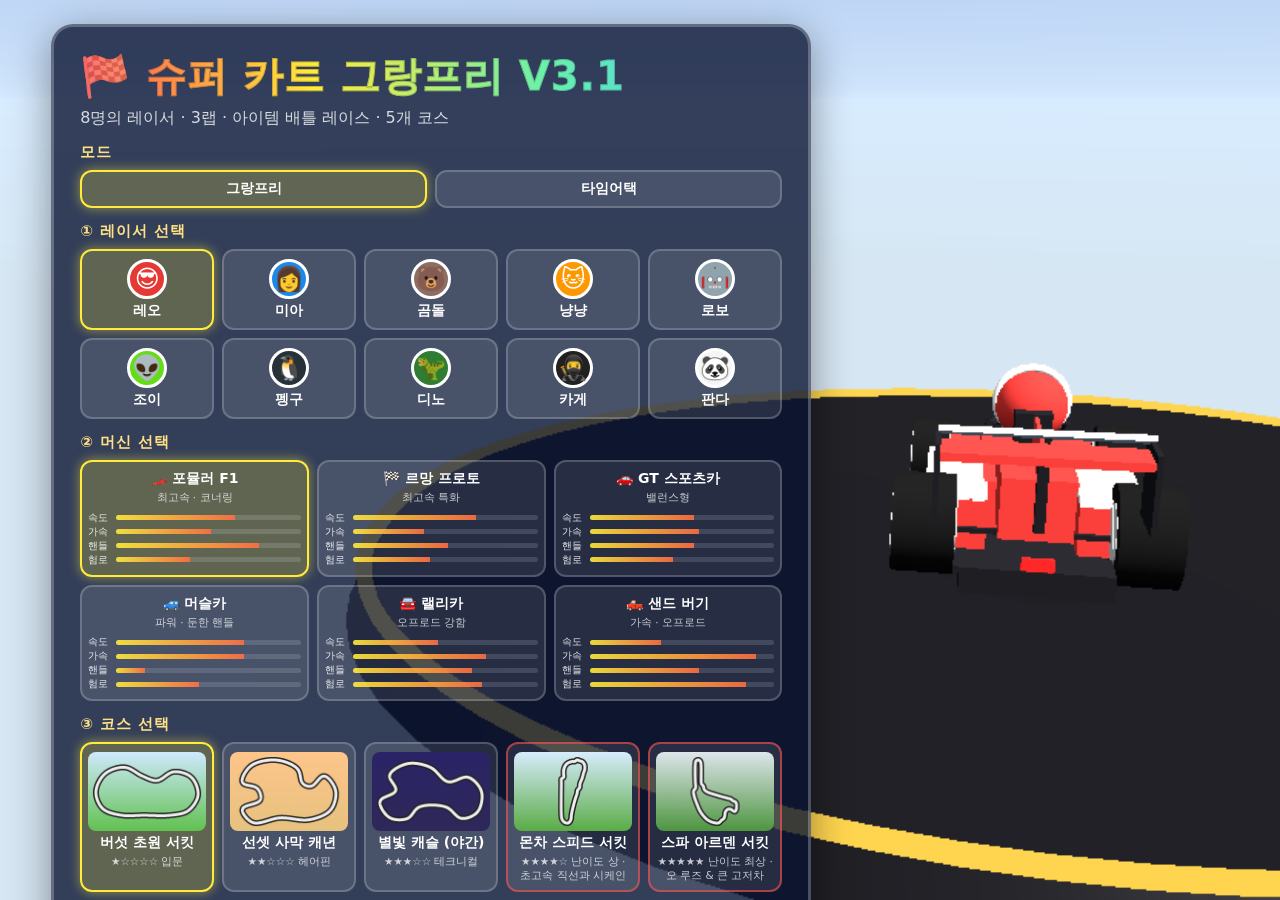
<file: kart-racing-v3/index.html>
<!DOCTYPE html>
<html lang="ko">
<head>
<meta charset="utf-8">
<meta name="viewport" content="width=device-width, initial-scale=1">
<title>슈퍼 카트 그랑프리 V3.1</title>
<link rel="stylesheet" href="style.css?v=3.1">
</head>
<body>
<div id="menu">
  <div class="panel">
    <h1>🏁 슈퍼 카트 그랑프리 V3.1</h1>
    <div class="sub" id="modeDescription"></div>
    <h3>모드</h3><div id="modes" class="grid" aria-label="게임 모드"></div><div id="menuRecord" class="hidden"></div>
    <h3>① 레이서 선택</h3><div id="chars" class="grid"></div>
    <h3>② 머신 선택</h3><div id="vehs" class="grid"></div>
    <h3>③ 코스 선택</h3><div id="tracks" class="grid"></div>
    <h3>④ 클래스</h3><div id="ccs" class="grid"></div>
    <div class="opts"><button id="optBgm" class="opt"></button><button id="optSnd" class="opt"></button><button id="optHq" class="opt"></button><button id="optGhost" class="opt hidden" aria-pressed="true"></button></div>
    <div id="gpuWarn" class="warn hidden">⚠ 브라우저의 <b>하드웨어 가속</b>이 꺼져 있어 그래픽카드를 쓰지 못하고 있습니다 (매우 느려짐).<br>크롬/엣지 설정 → 시스템 → <b>“가능한 경우 그래픽 가속 사용”</b>을 켜고 브라우저를 재시작하세요.</div>
    <div id="gpuInfo" class="gpuinfo"></div>
    <button id="startBtn" class="btn">레이스 시작! (Enter)</button>
    <div class="controls">
      <table>
        <tr><td><kbd>↑</kbd><kbd>W</kbd><kbd>X</kbd></td><td>가속 (A 버튼)</td><td><kbd>↓</kbd><kbd>S</kbd><kbd>Z</kbd></td><td>브레이크 / 후진 (B)</td></tr>
        <tr><td><kbd>←</kbd><kbd>→</kbd><kbd>A</kbd><kbd>D</kbd></td><td>핸들</td><td><kbd>Space</kbd><kbd>Shift</kbd></td><td>점프 · 드리프트 (R)</td></tr>
        <tr><td><kbd>E</kbd><kbd>Q</kbd><kbd>F</kbd></td><td>아이템 사용 (L)</td><td><kbd>↓</kbd>+<kbd>E</kbd></td><td>등껍질 뒤로 던지기</td></tr>
        <tr><td><kbd>C</kbd></td><td>뒤돌아보기</td><td><kbd>Esc</kbd> / <kbd>B</kbd> / <kbd>M</kbd></td><td>일시정지 / BGM / 효과음</td></tr>
      </table>
      <div class="tip">💡 <b>드리프트</b>: 커브에서 방향키를 누른 채 점프 키를 꾹 → 불꽃이 <span style="color:#40c4ff">파랑</span>→<span style="color:#ff9100">주황</span>→<span style="color:#e040fb">보라</span>로 바뀔 때 떼면 미니 터보!<br>
      🚀 <b>로켓 스타트</b>: 카운트다운 “2”가 나올 때 가속 키를 누르고 유지 · 🎮 게임패드 지원 (A 가속, B 브레이크, RB 드리프트, LB 아이템)</div>
    </div>
  </div>
</div>

<div id="loading" class="hidden"><div>🏁 코스 준비 중...</div></div>
<div id="speedLines" aria-hidden="true"></div>
<div id="bootError" class="hidden" role="alert"></div>
<div id="hud" class="hidden">
  <div id="topL"><div id="lap">LAP 1/3</div><div id="time">0:00.000</div><div id="lapClock"></div><div id="lapCompare"></div><div id="sectorCompare"></div></div>
  <div id="itemBox"><div id="itemIcon"></div></div>
  <canvas id="minimap" width="190" height="190"></canvas>
  <div id="speedWrap"><span id="speed">0</span><small>km/h</small></div>
  <div id="posWrap"><span id="pos">1</span><span id="posSuf">위</span></div>
  <div id="center"></div>
  <div id="banner"></div>
  <div id="wrong">⚠ 역주행!</div>
  <div id="fps"></div><div id="frameLatency"></div>
  <div id="hint">Esc 일시정지 · C 뒤돌아보기 · B BGM · M 효과음</div>
</div>

<div id="pause" class="overlay hidden"><div class="panel">
  <h1 style="font-size:34px">일시정지</h1>
  <p id="pauseReason" role="status"></p>
  <button id="resumeBtn" class="btn">계속하기</button>
  <button id="pauseQuality" class="opt" aria-pressed="false">주행 그래픽</button>
  <div class="row2"><button id="restartBtn" class="btn alt">다시 시작</button><button id="quitBtn" class="btn alt">메뉴로</button></div>
</div></div>

<div id="results" class="overlay hidden"><div class="panel">
  <h1 id="resTitle" style="font-size:40px">결과</h1>
  <table id="resTable"></table>
  <div id="resBest" style="margin-top:8px;opacity:.85"></div>
  <div class="note" id="resNote">* 표시는 아직 완주하지 않은 레이서의 예상 기록</div>
  <div class="row2"><button id="retryBtn" class="btn">다시 하기</button><button id="menuBtn" class="btn alt">메뉴로</button></div>
</div></div>

<script defer src="three.min.js"></script>
<script defer src="race-v3.js?v=3.1"></script>
<script defer src="effects-v3.js"></script>
<script defer src="trial-v3.js?v=3.1"></script>
<script defer src="game.js?v=3.1.1"></script>
</body>
</html>
</file>
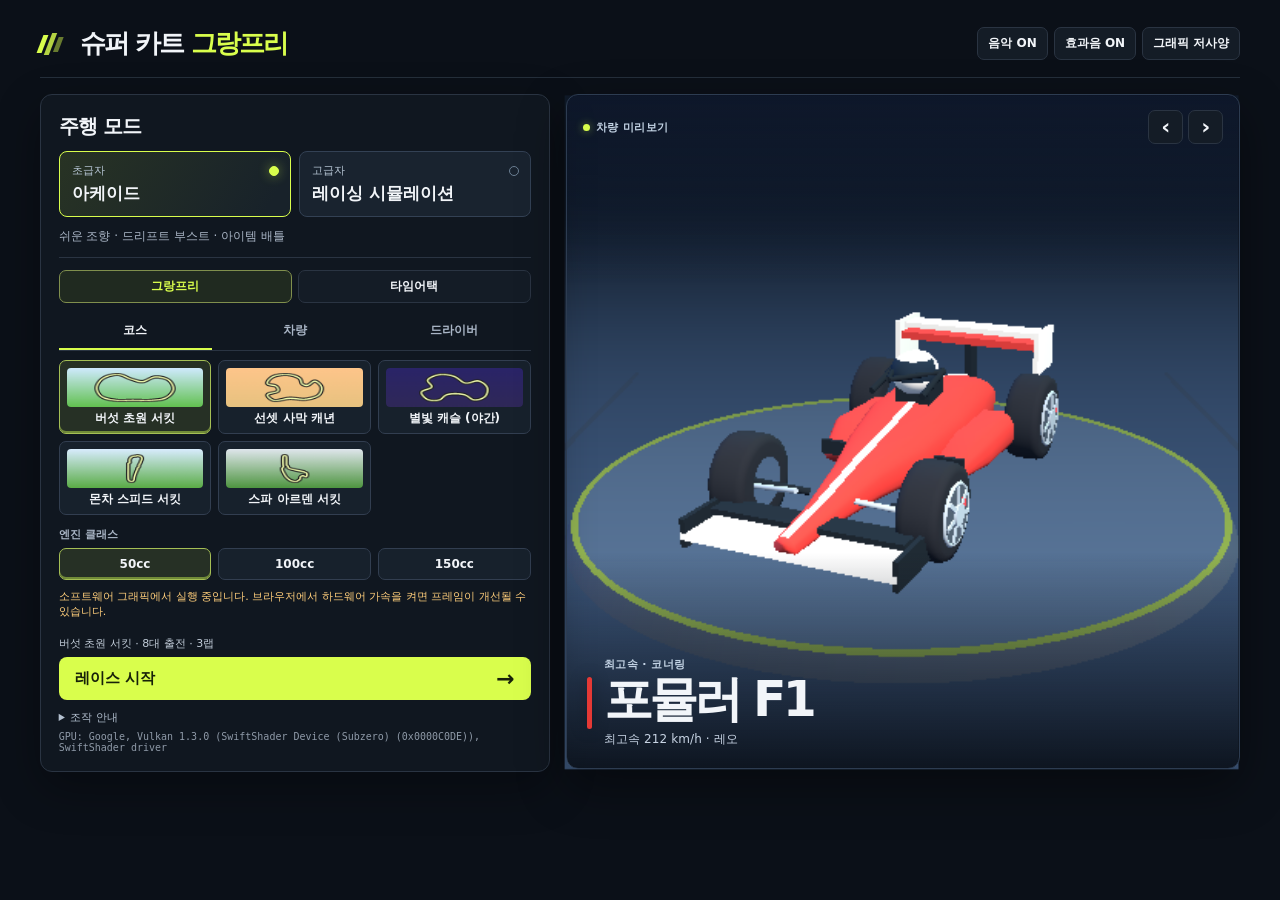
<file: kart-racing-v4/index.html>
<!DOCTYPE html>
<html lang="ko">
<head>
<meta charset="utf-8">
<meta name="viewport" content="width=device-width, initial-scale=1">
<meta name="theme-color" content="#0c1018">
<title>슈퍼 카트 그랑프리 V4.3</title>
<link rel="stylesheet" href="style.css?v=4.2">
</head>
<body>
<div id="menu">
  <div class="menu-shell">
    <header class="masthead">
      <div class="wordmark"><span class="brand-mark" aria-hidden="true"><i></i><i></i><i></i></span><h1>슈퍼 카트 <span>그랑프리</span></h1></div>
      <div class="options" aria-label="게임 설정">
        <button id="optBgm" class="opt"></button><button id="optSnd" class="opt"></button>
        <button id="optHq" class="opt"></button><button id="optGhost" class="opt hidden"></button>
      </div>
    </header>
    <main class="dashboard">
      <section class="console" aria-label="레이스 설정">
        <div class="console-head">
          <h2>주행 모드</h2>
          <div id="driveModes" class="drive-grid" role="group" aria-label="주행 모드"></div>
          <p id="modeDescription"></p>
        </div>
        <div class="setup">
          <div id="modes" class="race-formats" role="group" aria-label="경기 형식"></div>
          <div class="setup-tabs" role="group" aria-label="레이스 준비">
            <button class="tab" data-setup="track" aria-controls="setupTrack">코스</button>
            <button class="tab" data-setup="vehicle" aria-controls="setupVehicle">차량</button>
            <button class="tab" data-setup="driver" aria-controls="setupDriver">드라이버</button>
          </div>
          <div id="setupTrack"><div id="tracks" class="grid"></div></div>
          <div id="setupVehicle" class="hidden"><div id="vehs" class="grid"></div></div>
          <div id="setupDriver" class="hidden"><div id="chars" class="grid"></div></div>
          <div id="ccSetup"><h3 id="ccTitle">엔진 클래스</h3><div id="ccs" class="grid"></div></div>
        </div>
        <div id="menuRecord" class="hidden"></div>
        <div id="gpuWarn" class="hidden" role="status">소프트웨어 그래픽에서 실행 중입니다. 브라우저에서 하드웨어 가속을 켜면 프레임이 개선될 수 있습니다.</div>
        <div class="launch">
          <span id="raceSummary"></span>
          <button id="startBtn" class="btn"><span id="startLabel">레이스 시작</span><span aria-hidden="true">→</span></button>
        </div>
        <details class="controls"><summary>조작 안내</summary><div id="controlsHelp"></div></details>
        <div id="gpuInfo" class="gpuinfo"></div>
      </section>
      <section class="garage" id="garage" aria-label="선택한 차량의 3D 미리보기">
        <div class="garage-top">
          <div class="garage-label"><span class="status-dot"></span>차량 미리보기</div>
          <div class="garage-arrows">
            <button type="button" id="carPrev" class="opt" aria-label="이전 차량">‹</button>
            <button type="button" id="carNext" class="opt" aria-label="다음 차량">›</button>
          </div>
        </div>
        <div class="garage-caption">
          <div id="carPaint" class="paint-chip" aria-hidden="true"></div>
          <div><p class="garage-label" id="carCategory"></p><h2 id="carName"></h2><p id="carSpecs"></p></div>
        </div>
      </section>
    </main>
  </div>
</div>

<div id="loading" class="hidden" role="status"><div>코스 준비 중</div></div>
<div id="speedLines" aria-hidden="true"></div>
<div id="bootError" class="hidden" role="alert"></div>
<div id="hud" class="hidden">
  <div id="topL"><div id="lap">LAP 1/3</div><div id="time">0:00.000</div><div id="lapClock"></div><div id="lapCompare"></div><div id="sectorCompare"></div></div>
  <div id="itemBox"><div id="itemIcon"></div></div>
  <div id="modeTag"></div>
  <canvas id="minimap" width="190" height="190" aria-label="코스 미니맵"></canvas>
  <div id="speedWrap">
    <div id="simTelemetry" class="hidden">
      <div class="rpm-shell" role="presentation"><div id="rpmFill"></div></div>
      <div class="telemetry-line"><span id="gear"></span><span id="rpm"></span><span id="absStatus">ABS</span><span id="cornerStatus" hidden title="코너 진입 속도 보조">코너 보조</span></div>
    </div>
    <span id="speed">0</span><small>km/h</small>
  </div>
  <div id="posWrap"><span id="pos">1</span><span id="posSuf">위</span></div>
  <div id="center"></div>
  <div id="banner" role="status"></div>
  <div id="wrong">역주행</div>
  <div class="perf"><div id="fps"></div><div id="frameLatency"></div></div>
  <div id="hint">Esc 일시정지 · C 뒤돌아보기</div>
</div>

<div id="pause" class="overlay hidden"><div class="panel">
  <h2>일시정지</h2><p id="pauseReason" role="status"></p>
  <button id="resumeBtn" class="btn">계속하기</button>
  <button id="pauseQuality" class="opt" aria-pressed="false">주행 그래픽</button>
  <div class="row2"><button id="restartBtn" class="btn alt">다시 시작</button><button id="quitBtn" class="btn alt">메뉴로</button></div>
</div></div>

<div id="results" class="overlay hidden"><div class="panel">
  <h2 id="resTitle">레이스 결과</h2>
  <table id="resTable"></table><div id="resBest"></div>
  <div class="note" id="resNote"></div>
  <div class="row2"><button id="retryBtn" class="btn">다시 하기</button><button id="menuBtn" class="btn alt">메뉴로</button></div>
</div></div>

<script defer src="three.min.js"></script>
<script defer src="simulation-v4.js?v=4.2"></script>
<script defer src="race-v3.js?v=4"></script>
<script defer src="effects-v3.js?v=4"></script>
<script defer src="trial-v3.js?v=4.2"></script>
<script defer src="vehicle-gt.js?v=4.3"></script>
<script defer src="vehicle-v4.js?v=4.3"></script>
<script defer src="circuit-v41.js?v=4.1"></script>
<script defer src="game.js?v=4.2"></script>
</body>
</html>
</file>
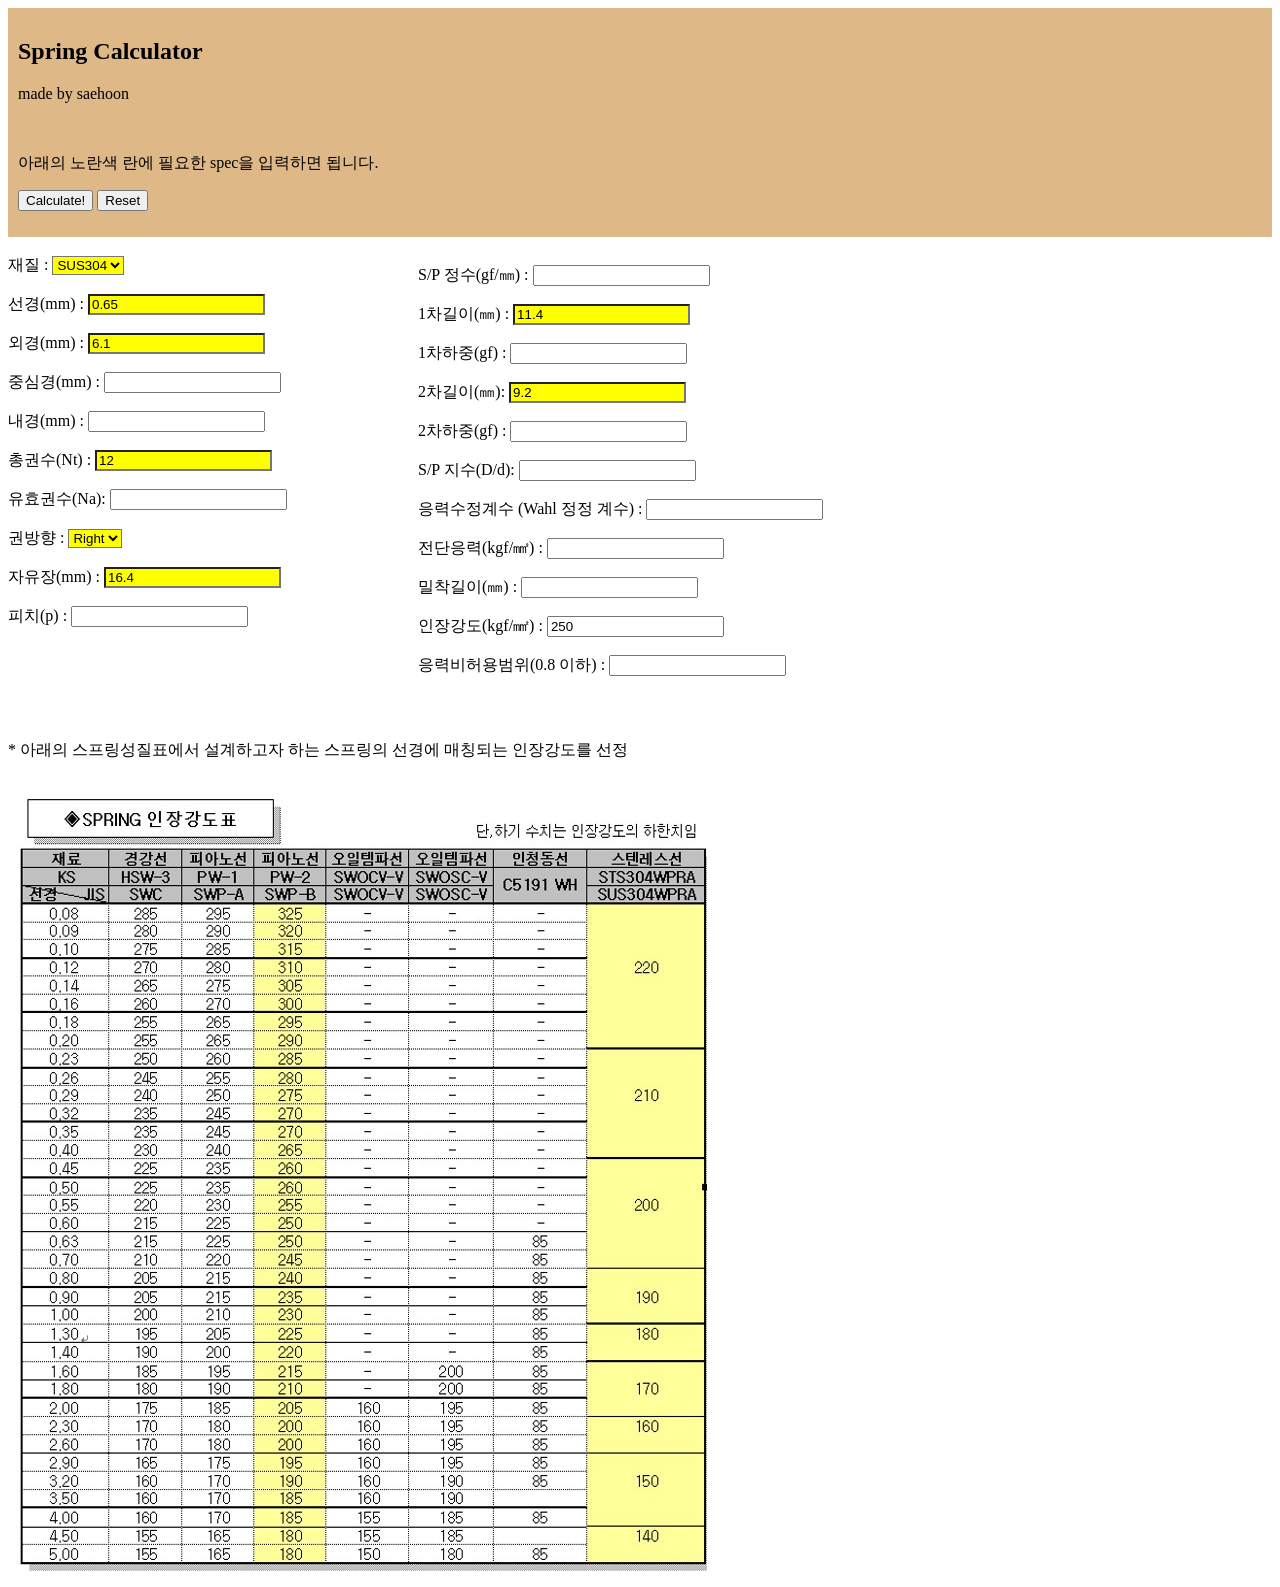
<file: spring.html>
<!DOCTYPE html>
<html>
    <meta charset="UTF-8">
    <title>Spring Calculator</title>
    <style>
    header {
        background-color:burlywood;
        padding: 10px;
        
    }
    #leftSection{
        width: 400px;
        float: left;
    }
    #rightSection{
        width: 500px;
        float: left;
        padding:10px;
    }
    footer{
        clear:both
    }
    
    </style>
<body>
    <header>
 <h2>Spring Calculator</h2>
 <p>made by saehoon</p>
        </br>
 <p>아래의 노란색 란에 필요한 spec을 입력하면 됩니다.<p>


     <span><input type="button" onclick="calculator()" value="Calculate!"></span>
     <span><input type="button" onclick="location.href='spring.html'" value="Reset"></span>
    </header>

<div>
    <div id="leftSection">
<br>재질 : 
    <select style ="background-color: yellow" id="material_ID" >
        <option value="SUS304">SUS304</option>
        <option value="SWP-B">SWP-B</option>
    </select></br>
  <br>선경(mm) : <input type="text" id="materialDia" style ="background-color: yellow" value=0.65></br>
  <br>외경(mm) : <input type="text" id="outDia" style ="background-color: yellow" value=6.1></br>
  <br>중심경(mm) : <input type="text" id ="centerDia"></br>
  <br>내경(mm) : <input type="text" id="inDia"></br>
  <br>총권수(Nt) : <input type="text" id="Nt" style ="background-color: yellow" value=12></br>
  <br>유효권수(Na): <input type="text" id="Na"></br>
  <br>권방향 : 
  <select style ="background-color: yellow" id="direction" value="Right" >
    <option value="Right">Right</option>
    <option value="Left">Left</option>
  </select></br>
  <br>자유장(mm) : <input type="text" id="height" style ="background-color: yellow" value= 16.4></br>
  <br>피치(p) : <input type="text" id="pitch"></br>
</div>
<div id="rightSection">
  <br>S/P 정수(gf/㎜) : <input type="text" id="springValue"></br>
  <br>1차길이(㎜) : <input type="text"  id= "firstLength" style ="background-color: yellow" value=11.4></br>
  <br>1차하중(gf) : <input type="text" id="firstForce"></br>
  <br>2차길이(㎜): <input type="text" id="secondLength" style ="background-color: yellow" value=9.2></br>
  <br>2차하중(gf) : <input type="text" id="secondForce"></br>
  <br>S/P 지수(D/d): <input type="text" id="springNum"></br>
  <br>응력수정계수 (Wahl 정정 계수) : <input type="text" id="whalNum"></br>
  <br>전단응력(kgf/㎟) : <input type="text" id="stress"></br>
  <br>밀착길이(㎜) : <input type="text" id="tightLength"></br>
  <br>인장강도(kgf/㎟) : <input type="text" id="tensionStress" value=250></br>
  <br>응력비허용범위(0.8 이하) : <input type="text" id="safetyValue"></br>
</div>

</div> 

<footer>
</br></br>
    <br>* 아래의 스프링성질표에서 설계하고자 하는 스프링의 선경에 매칭되는 인장강도를 선정</br></br></br>
    <img src="https://hsh3167.github.io/blog/spring성질.jpg">
</footer>

    <script>
function calculator(){
    var material_JS = document.getElementById("material_ID").value;
    var material_JS_Num= 0;
    if(material_JS === "SWP-B"){
        material_JS_Num = 8000;}
    else if(material_JS === "SUS304"){
         material_JS_Num = 7000;
            };
    var materialDia_JS = Number(document.getElementById("materialDia").value);
    var outDia_JS = Number(document.getElementById("outDia").value);
    var centerDia_JS = outDia_JS-materialDia_JS;
    var inDia_JS = outDia_JS-(2*materialDia_JS);
    var Nt_JS = Number(document.getElementById("Nt").value);
    var Na_JS = Nt_JS-2;
    var height_JS = Number(document.getElementById("height").value);

    var tightLength_JS = Nt_JS * materialDia_JS;
    var pitch_JS = materialDia_JS+(height_JS-tightLength_JS)/10;
    var springValue_JS = ((material_JS_Num * Math.pow(materialDia_JS,4))/(8 * Na_JS * Math.pow(centerDia_JS,3))) * 1000;

    var firstLength_JS = Number(document.getElementById("firstLength").value);
    var firstForce_JS = (height_JS - firstLength_JS) * springValue_JS;
    var secondLength_JS = Number(document.getElementById("secondLength").value);
    var secondForce_JS = (height_JS - secondLength_JS) * springValue_JS;
    var springNum_JS = centerDia_JS / materialDia_JS;
    var whalNum_JS = (4*springNum_JS-1)/(4*springNum_JS-4)+(0.615/springNum_JS);
    var stress_JS = ((8*centerDia_JS*secondForce_JS*whalNum_JS)/(Math.PI*Math.pow(materialDia_JS,3)))/1000;
    var tensionStress_JS = Number(document.getElementById("tensionStress").value);
    var safetyValue_JS = stress_JS/tensionStress_JS;

    document.getElementById("centerDia").value = centerDia_JS.toFixed(2);
    document.getElementById("inDia").value = inDia_JS.toFixed(2);
    document.getElementById("Na").value = Na_JS.toFixed(2);
    document.getElementById("tightLength").value = tightLength_JS.toFixed(2);
    document.getElementById("pitch").value = pitch_JS.toFixed(2);
    document.getElementById("springValue").value = springValue_JS.toFixed(2);
    document.getElementById("firstForce").value = firstForce_JS.toFixed(2);
    document.getElementById("secondForce").value = secondForce_JS.toFixed(2);
    document.getElementById("springNum").value = springNum_JS.toFixed(2);
    document.getElementById("whalNum").value = whalNum_JS.toFixed(2);
    document.getElementById("stress").value = stress_JS.toFixed(2);
    document.getElementById("safetyValue").value = safetyValue_JS.toFixed(2);

}

    </script>
</body>
</html>
</file>
<file: kart-racing-v3/style.css>
*{box-sizing:border-box}
html,body{margin:0;height:100%;overflow:hidden;background:#000;font-family:'Segoe UI','Malgun Gothic',system-ui,sans-serif;color:#fff;user-select:none}
canvas{display:block}
.hidden{display:none!important}
#menu{position:fixed;inset:0;display:flex;align-items:flex-start;justify-content:flex-start;padding:24px 4vw;overflow:auto}
.panel{background:rgba(10,20,50,.8);border:3px solid rgba(255,255,255,.25);border-radius:22px;padding:22px 26px;max-width:760px;width:100%;box-shadow:0 10px 40px rgba(0,0,0,.4);margin:auto 0}
h1{margin:0 0 4px;font-size:40px;font-weight:900;letter-spacing:1px;background:linear-gradient(90deg,#ff5252,#ffeb3b,#69f0ae,#40c4ff);-webkit-background-clip:text;background-clip:text;color:transparent;-webkit-text-stroke:1px rgba(0,0,0,.2)}
.sub{opacity:.8;margin-bottom:12px}
h3{margin:14px 0 8px;font-size:15px;letter-spacing:1px;color:#ffe082}
.grid{display:grid;gap:8px}
#chars{grid-template-columns:repeat(5,1fr)}
#vehs{grid-template-columns:repeat(3,1fr)}
.emo{width:40px;height:40px;border-radius:50%;border:3px solid #fff;display:flex;align-items:center;justify-content:center;font-size:24px}
.bars{width:100%;margin-top:3px}.bar{display:flex;align-items:center;gap:4px;font-size:10px;opacity:.9}.bar span{width:24px;text-align:left}.bar i{flex:1;height:5px;background:rgba(255,255,255,.15);border-radius:3px;overflow:hidden}.bar i b{display:block;height:100%;background:linear-gradient(90deg,#ffeb3b,#ff7043)}
.card.hard{border-color:rgba(255,82,82,.6)}.card.hard.sel{border-color:#ffeb3b}
.opts{display:flex;gap:8px;margin-top:10px}.opt{flex:1;padding:8px;border-radius:10px;border:2px solid rgba(255,255,255,.25);background:rgba(255,255,255,.08);color:#fff;font:inherit;font-size:13px;cursor:pointer}.opt:hover{background:rgba(255,255,255,.18)}
#loading{position:fixed;inset:0;background:radial-gradient(circle,#1a2a5a,#050a1a);display:flex;align-items:center;justify-content:center;font-size:32px;font-weight:900;z-index:5}
#loading div{animation:blink 1s infinite}
#tracks{grid-template-columns:repeat(5,1fr)}
#ccs{grid-template-columns:repeat(3,1fr)}
.card{background:rgba(255,255,255,.1);border:2px solid rgba(255,255,255,.2);color:#fff;border-radius:12px;padding:8px 6px;cursor:pointer;display:flex;flex-direction:column;align-items:center;gap:3px;font:inherit;transition:.12s}
.card:hover{background:rgba(255,255,255,.2);transform:translateY(-2px)}
.card.sel{border-color:#ffeb3b;background:rgba(255,235,59,.22);box-shadow:0 0 12px rgba(255,235,59,.5)}
.card small{opacity:.75;font-size:10.5px;text-align:center;line-height:1.3}
.card b{font-size:14px}
.swatch{width:28px;height:28px;border-radius:50%;border:3px solid #fff}
.trk canvas{border-radius:8px;width:100%;height:auto}
.btn{margin-top:16px;width:100%;padding:14px;font-size:22px;font-weight:900;border:none;border-radius:14px;cursor:pointer;background:linear-gradient(180deg,#ff5252,#d32f2f);color:#fff;box-shadow:0 5px 0 #8e1c1c;font-family:inherit}
.btn:hover{filter:brightness(1.1)}
.btn:active{transform:translateY(3px);box-shadow:0 2px 0 #8e1c1c}
.btn.alt{background:linear-gradient(180deg,#42a5f5,#1565c0);box-shadow:0 5px 0 #0d3c78}
.controls{margin-top:14px;font-size:13px;line-height:1.7;background:rgba(0,0,0,.3);border-radius:12px;padding:10px 14px}
.controls table{border-collapse:collapse;width:100%}
.controls td{padding:1px 6px;vertical-align:top}
kbd{display:inline-block;background:#fff;color:#222;border-radius:5px;padding:0 6px;font-size:12px;font-weight:700;box-shadow:0 2px 0 #999;margin:1px}
.tip{opacity:.8;font-size:12px;margin-top:6px}
/* HUD */
#hud{position:fixed;inset:0;pointer-events:none}
#posWrap{position:absolute;right:28px;bottom:20px;font-weight:900;text-shadow:0 4px 0 rgba(0,0,0,.45);display:flex;align-items:flex-end}
#pos{font-size:110px;line-height:1;-webkit-text-stroke:3px #222}
#pos.p1{color:#ffd700}#pos.p2{color:#e0e0e0}#pos.p3{color:#ff9f43}#pos.p4{color:#fff}
#posSuf{font-size:40px;margin:0 0 14px 4px;-webkit-text-stroke:1.5px #222}
#topL{position:absolute;left:24px;top:18px}
#lap{font-size:34px;font-weight:900;-webkit-text-stroke:1.5px #222;text-shadow:0 3px 0 rgba(0,0,0,.4)}
#time{font-size:24px;font-weight:800;font-family:Consolas,monospace;text-shadow:0 2px 3px #000}
#itemBox{position:absolute;left:50%;top:14px;transform:translateX(-50%);width:96px;height:96px;border-radius:50%;background:radial-gradient(circle,rgba(255,255,255,.35),rgba(0,0,0,.45));border:5px solid #fff;display:flex;align-items:center;justify-content:center;box-shadow:0 0 0 4px rgba(0,0,0,.4)}
#itemIcon{font-size:54px;line-height:1;position:relative;display:flex;align-items:center;justify-content:center}
#itemIcon.spin{filter:blur(.5px)}
#itemIcon .cnt{position:absolute;right:-26px;bottom:-14px;font-size:22px;font-weight:900;-webkit-text-stroke:1px #000}
.shell{display:inline-block;width:52px;height:44px;border-radius:50% 50% 40% 40%;border:5px solid #fff;box-shadow:inset 0 -8px 0 rgba(0,0,0,.25)}
.shell.g{background:radial-gradient(circle at 40% 35%,#8f8,#1a9c2a)}
.shell.r{background:radial-gradient(circle at 40% 35%,#f88,#c01818)}
#itemLbl{position:absolute;left:50%;top:116px;transform:translateX(-50%);font-size:12px;opacity:.85;text-shadow:0 1px 2px #000}
#speedWrap{position:absolute;left:24px;bottom:20px;font-weight:900;text-shadow:0 3px 0 rgba(0,0,0,.4)}
#speed{font-size:48px;-webkit-text-stroke:1.5px #222}
#speedWrap small{font-size:16px;margin-left:4px}
#minimap{position:absolute;right:20px;top:16px;width:190px;height:190px;background:rgba(0,0,0,.25);border-radius:16px}
#center{position:absolute;left:0;right:0;top:28%;text-align:center;opacity:0;transition:opacity .15s}
#center.show{opacity:1}
.count{font-size:150px;font-weight:900;color:#ffeb3b;-webkit-text-stroke:5px #c62828;text-shadow:0 8px 0 rgba(0,0,0,.4);animation:pop .5s}
.finish{font-size:110px;font-weight:900;font-style:italic;color:#fff;-webkit-text-stroke:5px #1565c0;text-shadow:0 8px 0 rgba(0,0,0,.4);animation:pop .6s}
.fin2{font-size:60px;font-weight:900;color:#ffd700;-webkit-text-stroke:3px #222}
@keyframes pop{0%{transform:scale(2.4);opacity:0}60%{transform:scale(.9);opacity:1}100%{transform:scale(1)}}
#banner{position:absolute;left:50%;top:150px;transform:translateX(-50%) scale(.8);font-size:36px;font-weight:900;background:rgba(0,0,0,.55);padding:6px 26px;border-radius:40px;opacity:0;transition:.2s;white-space:nowrap}
#banner.show{opacity:1;transform:translateX(-50%) scale(1)}
#wrong{position:absolute;left:50%;top:40%;transform:translateX(-50%);font-size:44px;font-weight:900;color:#ff5252;-webkit-text-stroke:2px #fff;opacity:0}
#wrong.show{opacity:1;animation:blink .5s infinite}
@keyframes blink{50%{opacity:.2}}
#fps{position:absolute;left:24px;top:92px;font-size:12px;opacity:.75;font-family:Consolas,monospace;text-shadow:0 1px 2px #000}
#hint{position:absolute;left:50%;bottom:12px;transform:translateX(-50%);font-size:12px;opacity:.7;text-shadow:0 1px 2px #000}
.overlay{position:fixed;inset:0;background:rgba(0,0,20,.6);display:flex;align-items:center;justify-content:center}
.overlay .panel{max-width:600px;text-align:center}
#resTable{width:100%;border-collapse:collapse;margin-top:10px;font-size:17px}
#resTable th{font-size:13px;opacity:.7;padding:4px}
#resTable td{padding:6px;border-top:1px solid rgba(255,255,255,.12)}
#resTable tr.me td{background:rgba(255,235,59,.25);font-weight:800}
.dot{display:inline-block;width:12px;height:12px;border-radius:50%;margin-right:8px;border:2px solid #fff;vertical-align:-1px}
.row2{display:flex;gap:12px}.row2 .btn{flex:1}
.warn{margin-top:10px;padding:10px 12px;border-radius:10px;background:rgba(255,82,82,.25);border:2px solid #ff5252;font-size:13px;line-height:1.5}
.gpuinfo{margin-top:6px;font-size:11px;opacity:.55}
.note{font-size:11px;opacity:.6;margin-top:6px}

#modes{grid-template-columns:repeat(2,1fr)}
#menuRecord{margin-top:6px;font-size:12px;color:#ffe082}
#lapClock{margin-top:4px;font-size:15px;font-variant-numeric:tabular-nums}
#lapCompare{font-size:12px;color:#ffe082;font-variant-numeric:tabular-nums}
#fps{top:134px}
#speedLines{position:fixed;inset:0;pointer-events:none;opacity:0;mix-blend-mode:screen;
  background:repeating-conic-gradient(from 9deg at 50% 53%,transparent 0deg 12deg,#dbf5ff9c 12.2deg 12.5deg,transparent 12.9deg 30deg);
  mask-image:radial-gradient(ellipse at 50% 53%,transparent 0 52%,#0005 63%,#000 87%);
}
#resNote{line-height:1.4}
#resBest{line-height:1.45;white-space:pre-line}
#bootError{position:fixed;inset:50% 12% auto;padding:20px;background:#37161c;color:white;border:2px solid #ff7777;z-index:8}
@media(max-width:600px){
  #menu{padding:12px}.panel{padding:12px}h1{font-size:30px}
  #tracks{grid-template-columns:repeat(3,1fr)}
  #fps{left:12px;top:120px}
  #resTable{font-size:13px}
}
@media(prefers-reduced-motion:reduce){#speedLines{display:none}}

#menuRecord{white-space:pre-line;line-height:1.55}
#sectorCompare{font-size:12px;color:#b5faff;font-variant-numeric:tabular-nums;min-height:0}
#frameLatency{position:absolute;left:24px;top:150px;font:11px Consolas,monospace;opacity:.72;text-shadow:0 1px 2px #000}
#pauseQuality{display:block;width:100%;margin-top:14px}
#pauseQuality:disabled{opacity:.6;cursor:default}
#pauseReason{margin:6px 0 0;color:#ffe082;line-height:1.5;font-size:14px}
#pauseReason:empty{display:none}
@media(max-width:600px){#frameLatency{left:12px;top:137px}.opts{flex-wrap:wrap}}
</file>
<file: kart-racing-v4/style.css>
*{box-sizing:border-box}
:root{color-scheme:dark;--bg:#0b1018;--panel:#101720;--panel-up:#161f2b;--line:#2a3442;--text:#f2f5f9;--muted:#a9b5c5;--accent:#d9fe4c;--mono:Bahnschrift,'Consolas',monospace;color:var(--text);font-family:'Segoe UI','Malgun Gothic',system-ui,sans-serif}
html,body{margin:0;height:100%;overflow:hidden;background:var(--bg)}
button,summary{font:inherit}
button{cursor:pointer;color:inherit}
button:disabled{cursor:default;opacity:.55}
button:focus-visible,summary:focus-visible{outline:2px solid var(--accent);outline-offset:3px}
canvas{display:block}
.game-canvas{position:fixed;inset:0;width:100%;height:100%;z-index:0}
.hidden{display:none!important}

#menu{position:fixed;inset:0;overflow:auto;overscroll-behavior:contain;z-index:2;scrollbar-color:#384450 #101720}
.menu-shell{width:min(1510px,100%);margin:auto;padding:22px clamp(15px,3.1vw,52px) 28px}
.masthead{display:flex;align-items:center;justify-content:space-between;gap:16px;padding:4px 0 16px;margin-bottom:16px;background:var(--bg);border-bottom:1px solid #252f3b}
.wordmark{display:flex;align-items:center;gap:12px;white-space:nowrap}
.wordmark h1{font-size:clamp(18px,2vw,28px);margin:0;letter-spacing:-.07em;font-weight:900}
.wordmark h1 span{color:var(--accent)}
.brand-mark{height:24px;width:28px;display:flex;align-items:center;gap:3px;transform:skewX(-21deg)}
.brand-mark i{width:5px;height:18px;display:block;background:var(--accent)}
.brand-mark i:nth-child(2){height:22px;opacity:.82}
.brand-mark i:nth-child(3){height:15px;opacity:.45}
.options{display:flex;flex-wrap:wrap;justify-content:flex-end;gap:6px}
.opt,.tab,.format{border:1px solid var(--line);background:#141c26;color:var(--text);padding:7px 10px;border-radius:7px;font-size:12px;font-weight:650}
.opt:hover,.tab:hover,.format:hover{background:#202c39}
.dashboard{display:grid;grid-template-columns:minmax(440px,510px) minmax(320px,1fr);gap:16px;align-items:start}
.console{background:var(--panel);border:1px solid var(--line);border-radius:12px;padding:18px;box-shadow:0 16px 46px #0005}
.console h2{margin:0 0 11px;font-size:20px;font-weight:850;letter-spacing:-.05em}
.drive-grid{display:grid;grid-template-columns:repeat(2,minmax(0,1fr));gap:8px}
.drive-card{position:relative;text-align:left;background:#19232f;border:1px solid #334154;border-radius:8px;padding:11px 10px 11px 12px;min-width:0}
.drive-card::after{content:'';position:absolute;right:11px;top:14px;width:8px;height:8px;border-radius:50%;border:1px solid #6b7f93}
.drive-card[aria-pressed=true]{border-color:var(--accent);background:linear-gradient(120deg,#283324,#18222a 90%)}
.drive-card[aria-pressed=true]::after{border-color:var(--accent);background:var(--accent);box-shadow:0 0 12px #d9fe4c77}
.drive-card:hover{filter:brightness(1.16)}
.drive-card small{color:#b6c5d4;font-size:11px;display:block;margin-bottom:4px}
.drive-card b{font-size:clamp(13px,1.4vw,17px);font-weight:820}
#modeDescription{font-size:12px;color:var(--muted);line-height:1.5;margin:10px 0 12px;min-height:18px}
.setup{border-top:1px solid var(--line);padding-top:12px}
.race-formats,.setup-tabs,.row2{display:flex;gap:6px}
.format,.tab{flex:1}
.format[aria-pressed=true]{color:var(--accent);border-color:#808f4d;background:#202a20}
.setup-tabs{border-bottom:1px solid var(--line);margin:12px 0 9px}
.tab{border:0;border-radius:0;background:none;padding:7px 5px 9px;color:var(--muted);border-bottom:2px solid transparent}
.tab[aria-pressed=true]{color:var(--text);border-bottom-color:var(--accent)}
.grid{display:grid;gap:7px}
#tracks,#vehs{grid-template-columns:repeat(3,minmax(0,1fr))}
#chars{grid-template-columns:repeat(5,minmax(0,1fr))}
#ccs{grid-template-columns:repeat(3,minmax(0,1fr))}
.card{min-width:0;border:1px solid #323e50;border-radius:7px;padding:7px;background:#17212c;text-align:center;display:flex;flex-direction:column;align-items:center;justify-content:center;gap:4px}
.card:hover{background:#202e3d}
.card.sel{border-color:#a5bf55;background:#263025;box-shadow:inset 0 -2px #c8f24d77}
.card b{font-size:12px;line-height:1.25}
.card small{font-size:10px;line-height:1.25;color:#a9b8ca}
.card.trk canvas{width:100%;height:39px;border-radius:4px;background:#0f1823}
.emo{font-size:18px}
.card.char{min-height:46px}
#ccSetup h3{font-size:11px;margin:12px 0 6px;color:var(--muted);font-weight:650}
#ccs .card{min-height:32px}
#menuRecord{white-space:pre-line;color:#c5d2dc;font-size:11px;line-height:1.6;padding:8px 0 0}
#gpuWarn{font-size:11px;color:#ffce7b;margin-top:9px}
.gpuinfo{font:10px var(--mono);color:#8f9aa8;margin-top:6px;overflow-wrap:anywhere}
.launch{margin-top:13px}
#raceSummary{font-size:11px;color:#c2cdd9}
.btn{display:inline-flex;justify-content:center;align-items:center;gap:12px;background:var(--accent);color:#172109;border:1px solid transparent;border-radius:8px;min-height:43px;padding:8px 14px;font-size:15px;font-weight:900;text-decoration:none}
.btn:hover{background:#eaff83}
.btn.alt{background:#202c39;border-color:#384758;color:var(--text)}
.btn.alt:hover{background:#2d3a49}
#startBtn{display:flex;justify-content:space-between;width:100%;margin-top:6px;padding-inline:15px}
#startBtn span:last-child{font-size:22px}
.controls{margin-top:10px;font-size:11px;color:#b4c1d0}
.controls summary{cursor:pointer;width:max-content}
#controlsHelp{margin-top:7px;line-height:1.65}
kbd{font:600 11px var(--mono);background:#273241;border:1px solid #465361;color:var(--text);padding:1px 4px;border-radius:4px;white-space:nowrap}
.garage{position:relative;overflow:hidden;border:1px solid #2d3c51;border-radius:12px;min-height:clamp(510px,75vh,770px);background:linear-gradient(180deg,#0c142b77 0%,transparent 28%,transparent 68%,#0a1019ee 100%);box-shadow:0 18px 48px #0006}
.garage-top{position:absolute;top:15px;left:16px;right:16px;display:flex;justify-content:space-between;align-items:center}
.garage-label{margin:0;color:#c4d4e5;font-size:11px;font-weight:700;letter-spacing:.04em;display:flex;align-items:center;gap:6px}
.status-dot{width:7px;height:7px;background:var(--accent);border-radius:50%;box-shadow:0 0 8px #d9fe4c77}
.garage-arrows{display:flex;gap:5px}
.garage-arrows button{font-size:22px;line-height:1;width:35px;padding:5px}
.garage-caption{position:absolute;bottom:0;left:0;right:0;padding:20px;display:flex;align-items:center;gap:12px}
.garage-caption h2{font-size:clamp(24px,4vw,49px);margin:2px 0 4px;line-height:1.08;font-weight:900;letter-spacing:-.075em}
.garage-caption p:last-child{margin:0;color:#c8d4e4;font-size:12px;letter-spacing:.01em}
.paint-chip{width:5px;height:52px;border-radius:4px;background:#f45154;box-shadow:0 0 16px #0007}

#loading{position:fixed;inset:0;z-index:6;display:grid;place-items:center;background:radial-gradient(circle at center,#253240,#0b1018);font-weight:850;font-size:28px}
#loading div{padding:12px 17px;border-bottom:2px solid var(--accent)}
#hud{position:fixed;inset:0;z-index:2;pointer-events:none;user-select:none;color:#fff}
#topL,#modeTag,#posWrap,#speedWrap,#itemBox,.perf,#minimap{background:#0e1726d9;border:1px solid #8ca2bc45;border-radius:8px;box-shadow:0 3px 14px #0004}
#topL{position:absolute;top:18px;left:18px;min-width:123px;padding:9px 10px;}
#lap{font:750 16px var(--mono);letter-spacing:.03em;color:var(--accent)}
#time{font:800 22px var(--mono);margin:3px 0}
#lapClock,#lapCompare,#sectorCompare{font:600 11px 'Segoe UI','Malgun Gothic',sans-serif;color:#c6d2e1;line-height:1.5}
#sectorCompare{color:#b4eaff} 
#modeTag{position:absolute;top:18px;left:50%;transform:translateX(-50%);font-size:11px;padding:5px 8px;color:#e2edfa}
#itemBox{position:absolute;top:53px;left:50%;transform:translateX(-50%);width:52px;height:49px;display:grid;place-items:center}
#itemIcon{font-size:24px;position:relative;display:grid;place-items:center;line-height:1}
#itemIcon .cnt{position:absolute;right:-8px;bottom:-5px;font:750 11px var(--mono);text-shadow:0 1px 2px #000}
.shell{display:inline-block;width:30px;height:24px;border-radius:50% 50% 40% 40%;border:2px solid #f0f6ff;box-shadow:inset 0 -4px #0005}
.shell.g{background:radial-gradient(circle at 38% 30%,#aaff8d,#208931)}
.shell.r{background:radial-gradient(circle at 38% 30%,#ffaaa2,#bb1624)}
#minimap{position:absolute;top:18px;right:18px;width:158px;height:158px}
#posWrap{position:absolute;right:18px;bottom:26px;padding:5px 12px}
#pos{font:900 38px var(--mono)}
#posSuf{font-size:16px;margin-left:2px}
#pos.p1{color:var(--accent)}
#speedWrap{position:absolute;bottom:26px;left:18px;padding:7px 11px;min-width:124px}
#speed{font:900 44px/1 var(--mono);letter-spacing:-.06em}
#speedWrap small{font:700 11px var(--mono);margin-left:5px;color:#cbd6e3}
#simTelemetry{width:141px;margin:1px 0 4px}
.rpm-shell{height:5px;border-radius:3px;overflow:hidden;background:#4b5766}
#rpmFill{height:100%;width:0;background:#d9fe4c}
#rpmFill.redline{background:#ff664d}
.telemetry-line{display:flex;justify-content:space-between;align-items:center;margin-top:3px;color:#bcc9d8;font:650 11px var(--mono)}
#gear{font-size:16px;color:var(--accent)}
#center,#banner,#wrong,#hint{position:absolute;left:50%;transform:translateX(-50%);white-space:nowrap;text-align:center}
#center{top:36%;opacity:0;text-shadow:0 4px 20px #000,0 0 4px #000}
#center.show{opacity:1}
.count,.finish{color:var(--accent);font:900 clamp(58px,11vw,136px)/1.1 var(--mono);letter-spacing:-.05em}
.fin2{font:800 38px var(--mono)}
#banner{top:21%;font-size:18px;font-weight:850;color:#f0ffd2;text-shadow:0 1px 9px #000;opacity:0;transition:opacity .18s}
#banner.show{opacity:1}
#wrong{top:14%;color:#fff;background:#b8332b;border-radius:5px;padding:5px 11px;display:none;font-size:13px;font-weight:800}
#wrong.show{display:block}
#hint{bottom:9px;font-size:10px;text-shadow:0 1px 5px #000}
.perf{position:absolute;top:185px;right:18px;padding:4px 6px;font:10px var(--mono);color:#d5e0eb;text-align:right}
#frameLatency{margin-top:2px;color:#c4d1df}
#speedLines{position:fixed;inset:0;pointer-events:none;opacity:0;z-index:1;mix-blend-mode:screen;background:repeating-conic-gradient(from 9deg at 50% 53%,transparent 0deg 12deg,#dbf5ff9c 12.2deg 12.5deg,transparent 12.9deg 30deg);mask-image:radial-gradient(ellipse at 50% 53%,transparent 0 52%,#0005 63%,#000 87%)}

.overlay{position:fixed;inset:0;z-index:4;background:#030911b0;display:grid;place-items:center;padding:16px}
.panel{background:#121a26;border:1px solid #445269;border-radius:12px;width:min(100%,540px);text-align:center;padding:18px;box-shadow:0 20px 90px #000b}
.panel h2{margin:0 0 13px;font-size:25px;letter-spacing:-.045em}
#pause .btn,#pauseQuality,.row2>*{width:100%}
#pauseQuality{margin-top:8px}
#pauseReason{color:#ffe191;font-size:12px;line-height:1.5;margin:0 0 12px}
#pauseReason:empty{display:none}
.row2{margin-top:10px}
#resTable{width:100%;border-collapse:collapse;margin:0 0 8px;font-size:13px}
#resTable th,#resTable td{padding:6px 4px;border-bottom:1px solid #354055}
#resTable th{color:#a8b4c6;font-size:11px}
#resTable tr.me td{background:#2c3927;color:#e6faab;font-weight:800}
#resTable .dot{display:inline-block;width:8px;height:8px;border-radius:50%;margin-right:4px}
#resBest{white-space:pre-line;font-size:13px;color:#ebf5ff;line-height:1.5}
.note{color:#aeb9c7;font-size:11px;margin:8px 0 0;line-height:1.45}
#bootError{position:fixed;z-index:9;top:40%;left:13%;right:13%;background:#371820;border:1px solid #ff8493;padding:13px}

@media(max-width:910px){
  .dashboard{grid-template-columns:1fr}
  .garage{grid-row:1;min-height:clamp(240px,42vh,390px)}
  .garage-caption{padding:14px}
  .masthead{flex-wrap:wrap}
}
@media(max-width:520px){
  .menu-shell{padding:12px}
  .masthead{gap:7px}
  .masthead .options{justify-content:flex-start}
  .console{padding:12px}
  .garage{min-height:230px}
  #topL,#speedWrap{left:8px}
  #minimap,#posWrap,.perf{right:8px}
  #topL,#minimap,#modeTag{top:8px}
  #minimap{width:92px;height:92px}
  .perf{top:106px}
  #modeTag{top:130px;left:auto;right:8px;transform:none;font-size:10px}
  #itemBox{top:8px;left:58%}
  #speed{font-size:36px}
}
@media(prefers-reduced-motion:reduce){*,*::before,*::after{transition:none!important}#speedLines{display:none}}

#absStatus{font:800 9px var(--mono);letter-spacing:.04em;border:1px solid #65728755;color:#b1bece;border-radius:3px;padding:2px 3px}
#absStatus.active{color:#251c07;background:#ffc85f;border-color:#ffc85f}
#cornerStatus{font:800 9px var(--mono);white-space:nowrap;color:#092324;background:#6fe3df;border-radius:3px;padding:2px 3px}
</file>
